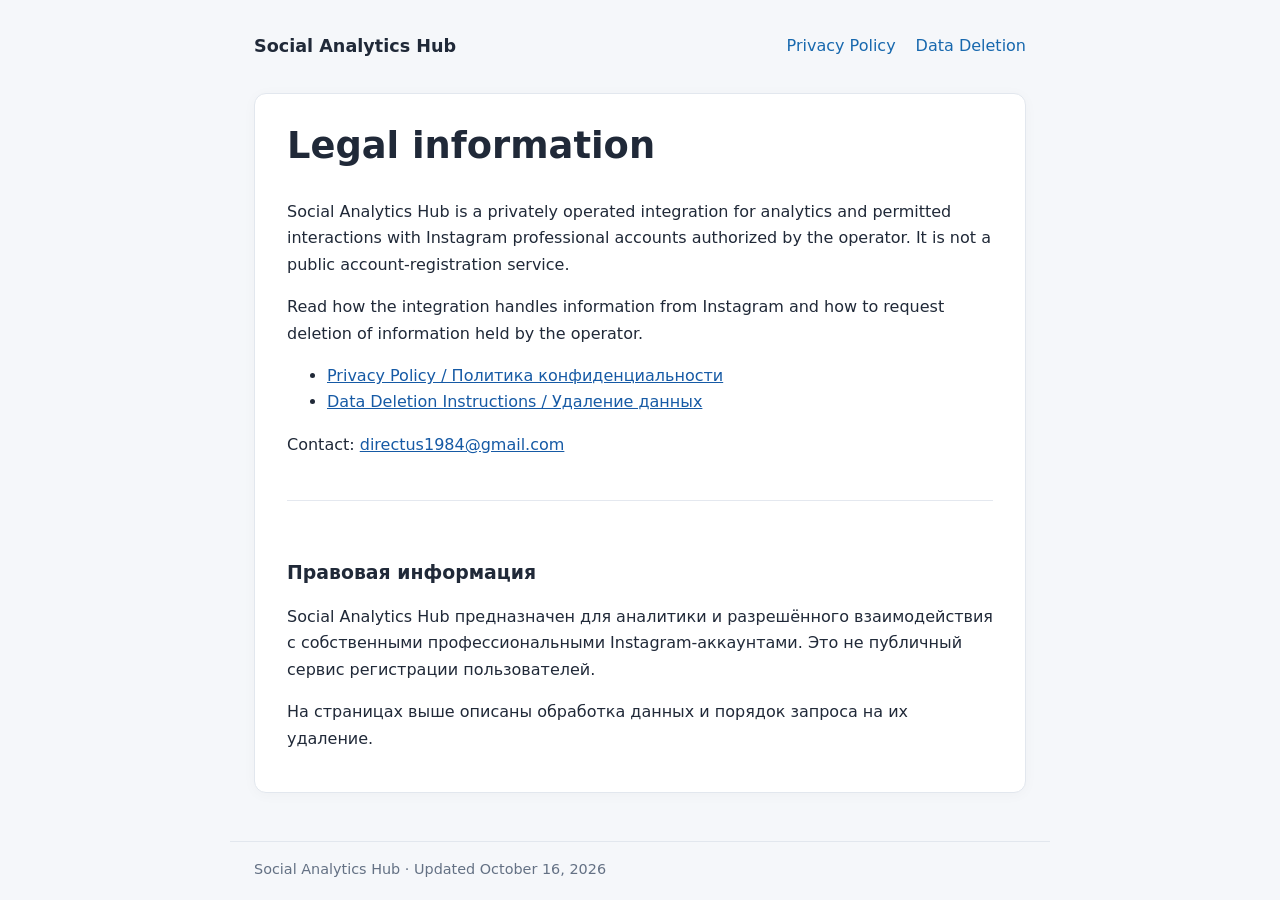
<file: index.html>
<!doctype html>
<html lang="en"><head><meta charset="utf-8"><meta name="viewport" content="width=device-width, initial-scale=1"><meta name="robots" content="index,follow"><title>Social Analytics Hub - Legal Information</title><link rel="stylesheet" href="style.css"></head>
<body><header><strong>Social Analytics Hub</strong><nav aria-label="Legal pages"><a href="privacy.html">Privacy Policy</a><a href="data-deletion.html">Data Deletion</a></nav></header>
<main><article><h1>Legal information</h1><p>Social Analytics Hub is a privately operated integration for analytics and permitted interactions with Instagram professional accounts authorized by the operator. It is not a public account-registration service.</p>
<p>Read how the integration handles information from Instagram and how to request deletion of information held by the operator.</p>
<ul><li><a href="privacy.html">Privacy Policy / Политика конфиденциальности</a></li><li><a href="data-deletion.html">Data Deletion Instructions / Удаление данных</a></li></ul>
<p>Contact: <a href="mailto:directus1984@gmail.com">directus1984@gmail.com</a></p>
<div class="lang" lang="ru"><h2>Правовая информация</h2><p>Social Analytics Hub предназначен для аналитики и разрешённого взаимодействия с собственными профессиональными Instagram-аккаунтами. Это не публичный сервис регистрации пользователей.</p><p>На страницах выше описаны обработка данных и порядок запроса на их удаление.</p></div>
</article></main><footer>Social Analytics Hub · Updated October 16, 2026</footer></body></html>
</file>
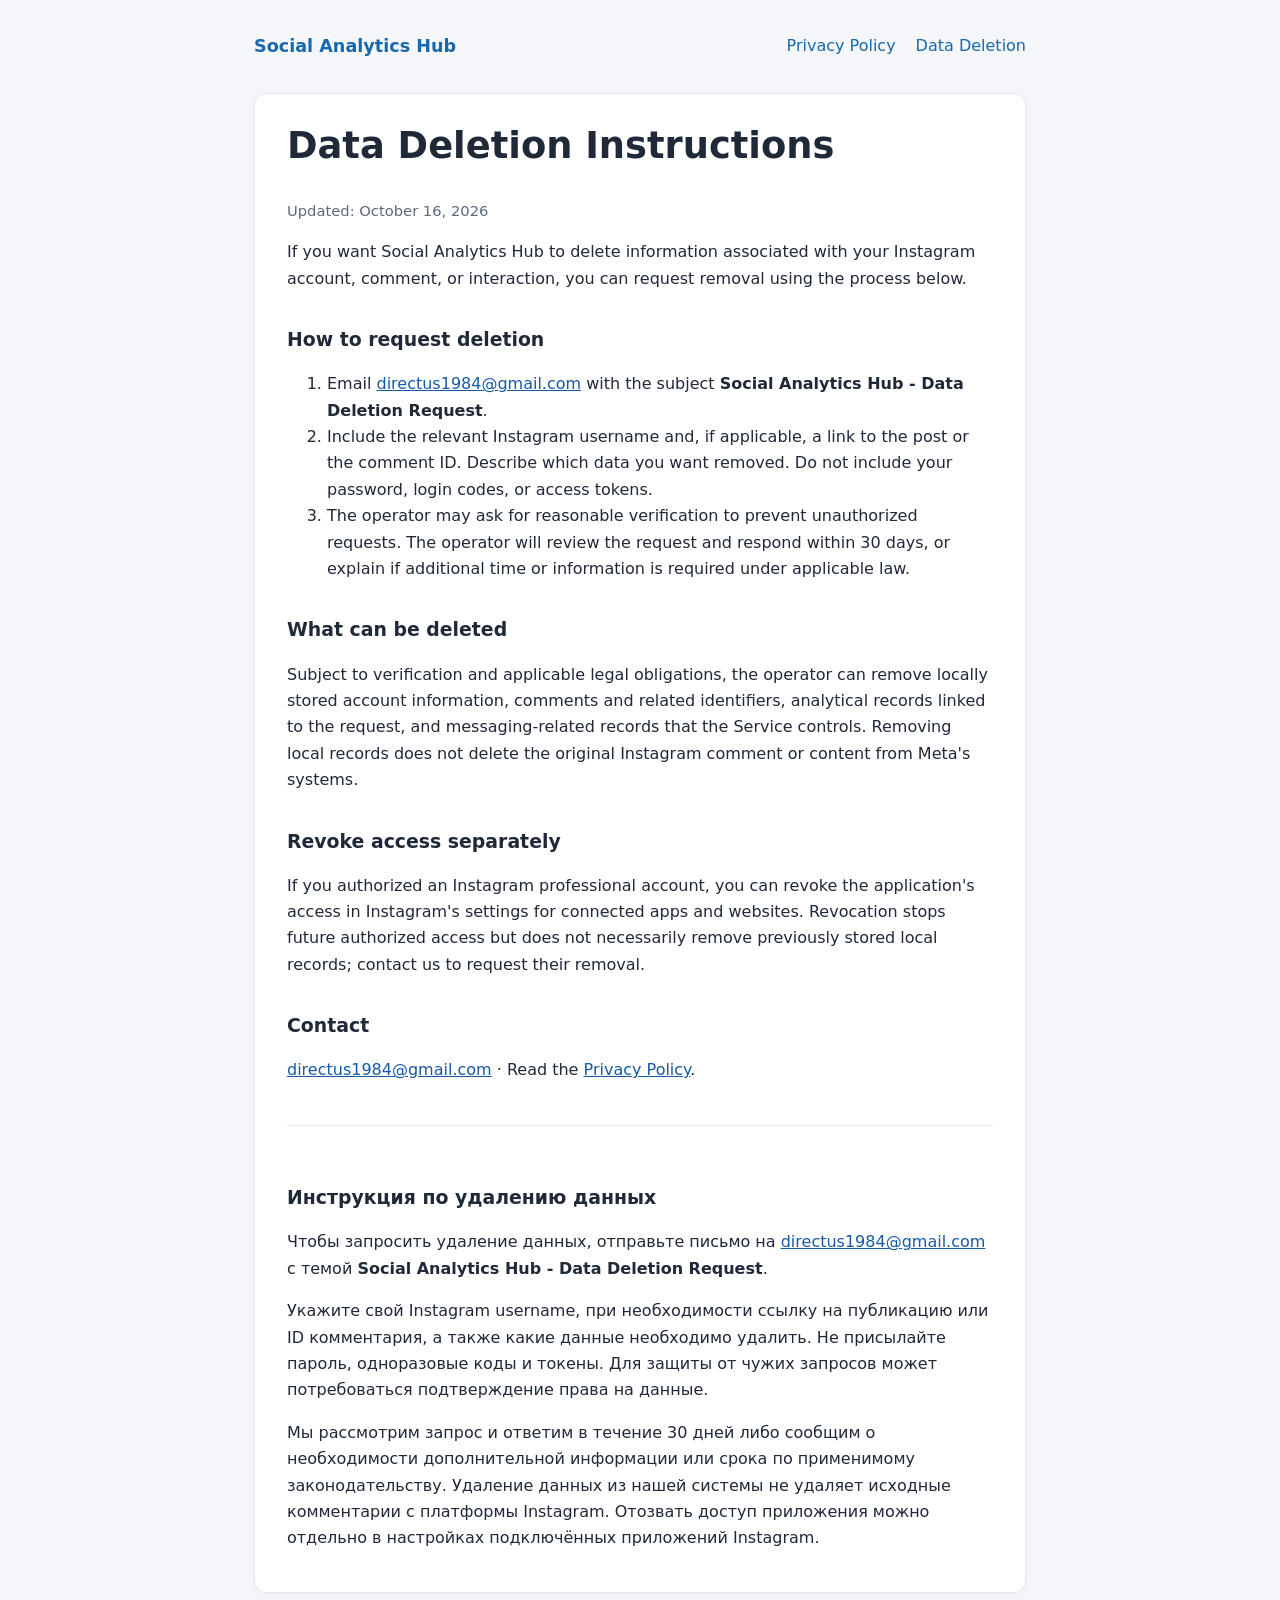
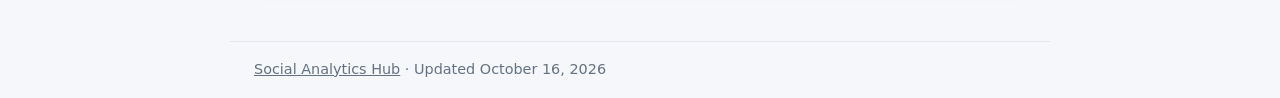
<file: data-deletion.html>
<!doctype html>
<html lang="en"><head><meta charset="utf-8"><meta name="viewport" content="width=device-width, initial-scale=1"><meta name="robots" content="index,follow"><title>Data Deletion Instructions - Social Analytics Hub</title><link rel="stylesheet" href="style.css"></head>
<body><header><strong><a href="index.html">Social Analytics Hub</a></strong><nav aria-label="Legal pages"><a href="privacy.html">Privacy Policy</a><a href="data-deletion.html" aria-current="page">Data Deletion</a></nav></header>
<main><article><h1>Data Deletion Instructions</h1><p class="muted">Updated: October 16, 2026</p>
<p>If you want Social Analytics Hub to delete information associated with your Instagram account, comment, or interaction, you can request removal using the process below.</p>
<h2>How to request deletion</h2><ol><li>Email <a href="mailto:directus1984@gmail.com?subject=Social%20Analytics%20Hub%20-%20Data%20Deletion%20Request">directus1984@gmail.com</a> with the subject <strong>Social Analytics Hub - Data Deletion Request</strong>.</li><li>Include the relevant Instagram username and, if applicable, a link to the post or the comment ID. Describe which data you want removed. Do not include your password, login codes, or access tokens.</li><li>The operator may ask for reasonable verification to prevent unauthorized requests. The operator will review the request and respond within 30 days, or explain if additional time or information is required under applicable law.</li></ol>
<h2>What can be deleted</h2><p>Subject to verification and applicable legal obligations, the operator can remove locally stored account information, comments and related identifiers, analytical records linked to the request, and messaging-related records that the Service controls. Removing local records does not delete the original Instagram comment or content from Meta's systems.</p>
<h2>Revoke access separately</h2><p>If you authorized an Instagram professional account, you can revoke the application's access in Instagram's settings for connected apps and websites. Revocation stops future authorized access but does not necessarily remove previously stored local records; contact us to request their removal.</p>
<h2>Contact</h2><p><a href="mailto:directus1984@gmail.com">directus1984@gmail.com</a> · Read the <a href="privacy.html">Privacy Policy</a>.</p>
<div class="lang" lang="ru"><h2>Инструкция по удалению данных</h2><p>Чтобы запросить удаление данных, отправьте письмо на <a href="mailto:directus1984@gmail.com?subject=Social%20Analytics%20Hub%20-%20Data%20Deletion%20Request">directus1984@gmail.com</a> с темой <strong>Social Analytics Hub - Data Deletion Request</strong>.</p><p>Укажите свой Instagram username, при необходимости ссылку на публикацию или ID комментария, а также какие данные необходимо удалить. Не присылайте пароль, одноразовые коды и токены. Для защиты от чужих запросов может потребоваться подтверждение права на данные.</p><p>Мы рассмотрим запрос и ответим в течение 30 дней либо сообщим о необходимости дополнительной информации или срока по применимому законодательству. Удаление данных из нашей системы не удаляет исходные комментарии с платформы Instagram. Отозвать доступ приложения можно отдельно в настройках подключённых приложений Instagram.</p></div>
</article></main><footer><a href="index.html">Social Analytics Hub</a> · Updated October 16, 2026</footer></body></html>
</file>
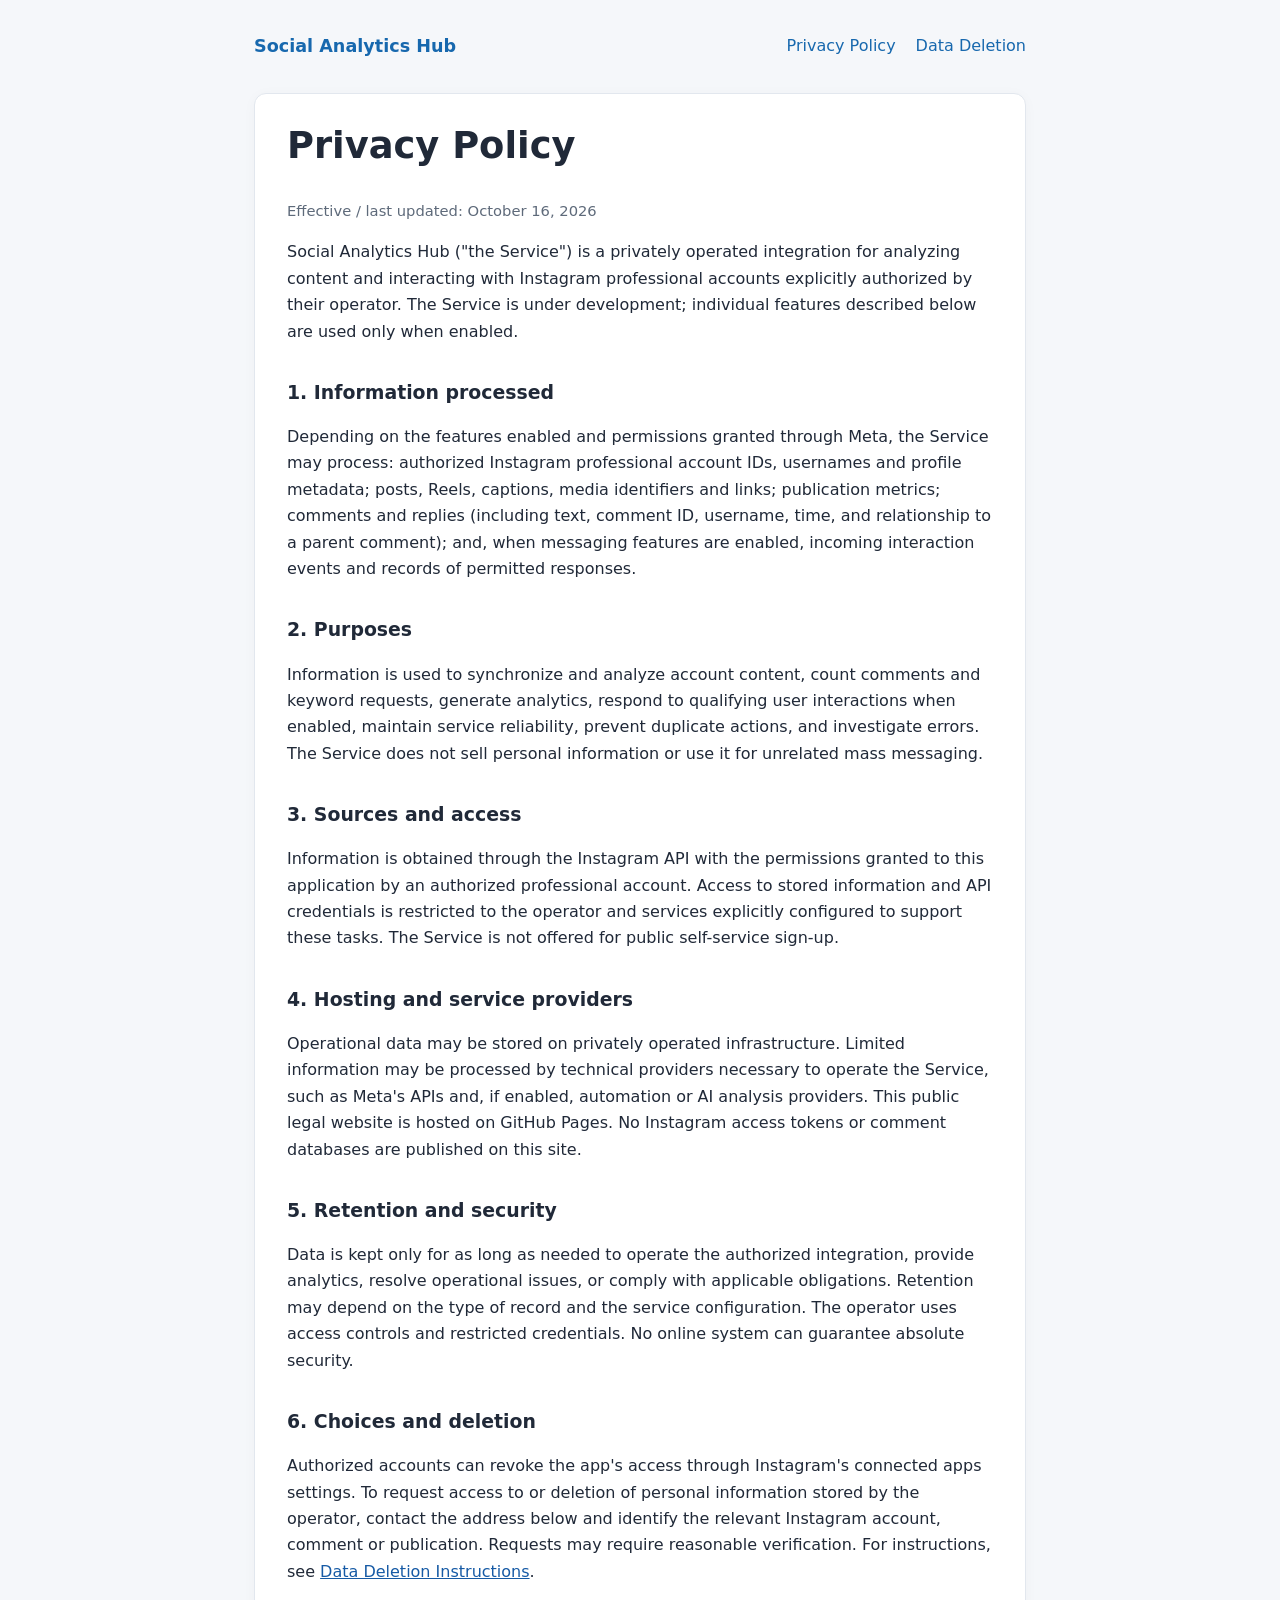
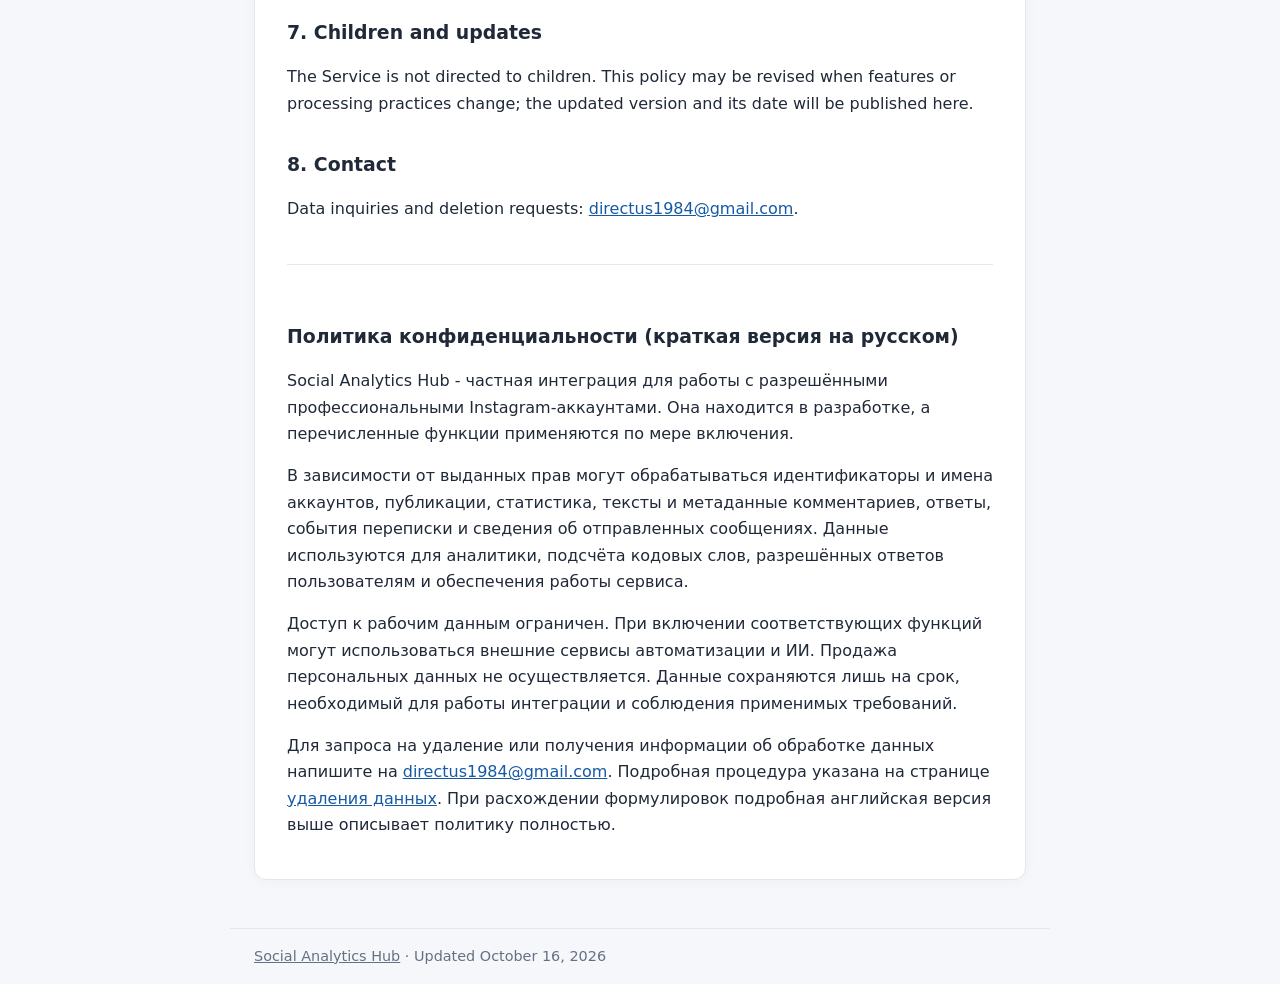
<file: privacy.html>
<!doctype html>
<html lang="en"><head><meta charset="utf-8"><meta name="viewport" content="width=device-width, initial-scale=1"><meta name="robots" content="index,follow"><title>Privacy Policy - Social Analytics Hub</title><link rel="stylesheet" href="style.css"></head>
<body><header><strong><a href="index.html">Social Analytics Hub</a></strong><nav aria-label="Legal pages"><a href="privacy.html" aria-current="page">Privacy Policy</a><a href="data-deletion.html">Data Deletion</a></nav></header>
<main><article><h1>Privacy Policy</h1><p class="muted">Effective / last updated: October 16, 2026</p>
<p>Social Analytics Hub ("the Service") is a privately operated integration for analyzing content and interacting with Instagram professional accounts explicitly authorized by their operator. The Service is under development; individual features described below are used only when enabled.</p>
<h2>1. Information processed</h2><p>Depending on the features enabled and permissions granted through Meta, the Service may process: authorized Instagram professional account IDs, usernames and profile metadata; posts, Reels, captions, media identifiers and links; publication metrics; comments and replies (including text, comment ID, username, time, and relationship to a parent comment); and, when messaging features are enabled, incoming interaction events and records of permitted responses.</p>
<h2>2. Purposes</h2><p>Information is used to synchronize and analyze account content, count comments and keyword requests, generate analytics, respond to qualifying user interactions when enabled, maintain service reliability, prevent duplicate actions, and investigate errors. The Service does not sell personal information or use it for unrelated mass messaging.</p>
<h2>3. Sources and access</h2><p>Information is obtained through the Instagram API with the permissions granted to this application by an authorized professional account. Access to stored information and API credentials is restricted to the operator and services explicitly configured to support these tasks. The Service is not offered for public self-service sign-up.</p>
<h2>4. Hosting and service providers</h2><p>Operational data may be stored on privately operated infrastructure. Limited information may be processed by technical providers necessary to operate the Service, such as Meta's APIs and, if enabled, automation or AI analysis providers. This public legal website is hosted on GitHub Pages. No Instagram access tokens or comment databases are published on this site.</p>
<h2>5. Retention and security</h2><p>Data is kept only for as long as needed to operate the authorized integration, provide analytics, resolve operational issues, or comply with applicable obligations. Retention may depend on the type of record and the service configuration. The operator uses access controls and restricted credentials. No online system can guarantee absolute security.</p>
<h2>6. Choices and deletion</h2><p>Authorized accounts can revoke the app's access through Instagram's connected apps settings. To request access to or deletion of personal information stored by the operator, contact the address below and identify the relevant Instagram account, comment or publication. Requests may require reasonable verification. For instructions, see <a href="data-deletion.html">Data Deletion Instructions</a>.</p>
<h2>7. Children and updates</h2><p>The Service is not directed to children. This policy may be revised when features or processing practices change; the updated version and its date will be published here.</p>
<h2>8. Contact</h2><p>Data inquiries and deletion requests: <a href="mailto:directus1984@gmail.com">directus1984@gmail.com</a>.</p>
<div class="lang" lang="ru"><h2>Политика конфиденциальности (краткая версия на русском)</h2>
<p>Social Analytics Hub - частная интеграция для работы с разрешёнными профессиональными Instagram-аккаунтами. Она находится в разработке, а перечисленные функции применяются по мере включения.</p>
<p>В зависимости от выданных прав могут обрабатываться идентификаторы и имена аккаунтов, публикации, статистика, тексты и метаданные комментариев, ответы, события переписки и сведения об отправленных сообщениях. Данные используются для аналитики, подсчёта кодовых слов, разрешённых ответов пользователям и обеспечения работы сервиса.</p>
<p>Доступ к рабочим данным ограничен. При включении соответствующих функций могут использоваться внешние сервисы автоматизации и ИИ. Продажа персональных данных не осуществляется. Данные сохраняются лишь на срок, необходимый для работы интеграции и соблюдения применимых требований.</p>
<p>Для запроса на удаление или получения информации об обработке данных напишите на <a href="mailto:directus1984@gmail.com">directus1984@gmail.com</a>. Подробная процедура указана на странице <a href="data-deletion.html">удаления данных</a>. При расхождении формулировок подробная английская версия выше описывает политику полностью.</p></div>
</article></main><footer><a href="index.html">Social Analytics Hub</a> · Updated October 16, 2026</footer></body></html>
</file>
<file: style.css>
*{box-sizing:border-box}html{font-family:system-ui,-apple-system,BlinkMacSystemFont,"Segoe UI",sans-serif;color:#202938;background:#f5f7fa;line-height:1.65}body{margin:0}header,main,footer{max-width:820px;margin:auto;padding:1rem 1.5rem}header{padding-top:2rem;display:flex;justify-content:space-between;gap:1rem;align-items:center;flex-wrap:wrap}header a{color:#1768ae;text-decoration:none}header strong{font-size:1.1rem}nav{display:flex;gap:1.25rem;flex-wrap:wrap}main{padding-top:1rem;padding-bottom:3rem}article{background:white;border:1px solid #e2e7ee;border-radius:12px;padding:1.5rem 2rem;box-shadow:0 2px 14px rgba(0,0,0,.03)}h1{font-size:clamp(1.6rem,4vw,2.3rem);line-height:1.2;margin-top:.4rem}h2{font-size:1.18rem;margin-top:2rem}p,li{font-size:1rem}a{color:#165aa5}a:hover{text-decoration:underline}.muted{color:#5e6a7a;font-size:.92rem}.lang{margin-top:2.6rem;border-top:1px solid #e4e8ef;padding-top:1.5rem}footer{color:#647184;border-top:1px solid #e2e7ee;font-size:.9rem}footer a{color:inherit}@media(max-width:600px){article{padding:1rem 1.15rem}header{padding-top:1rem}}
</file>
